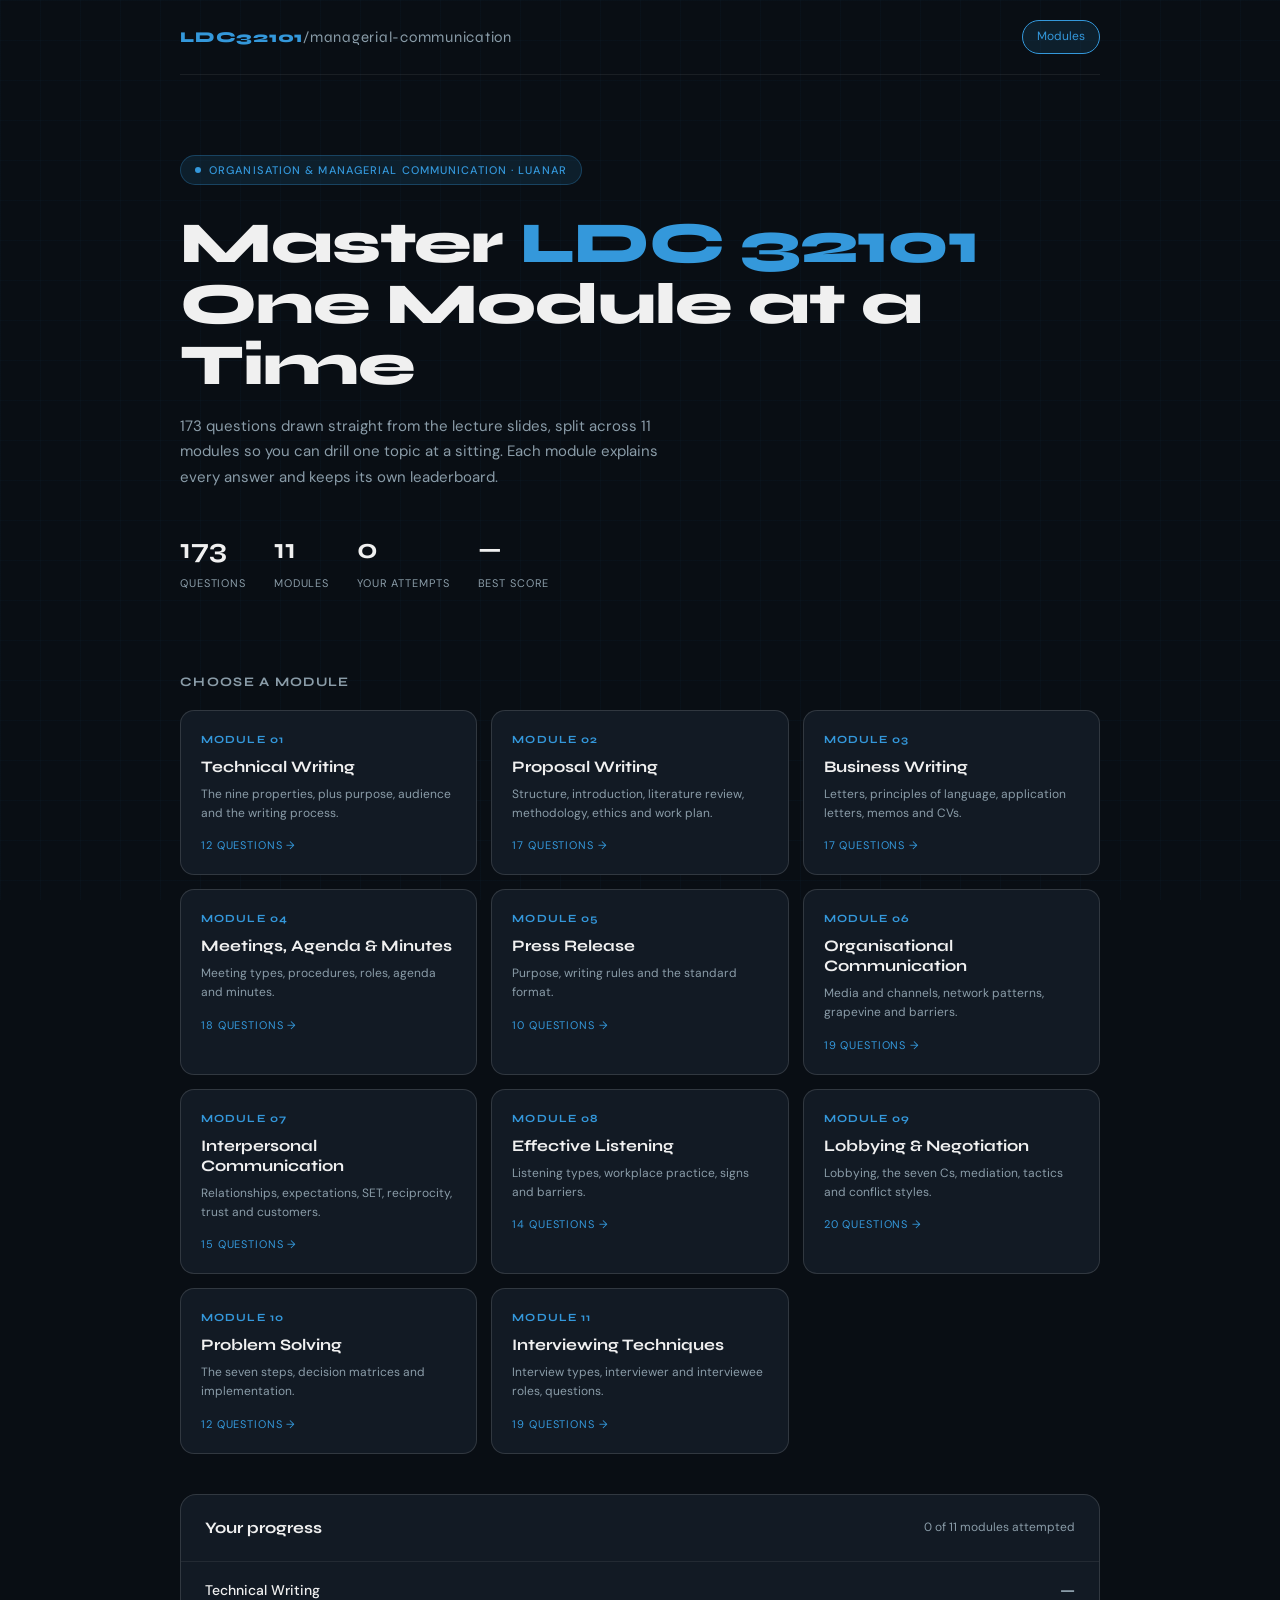
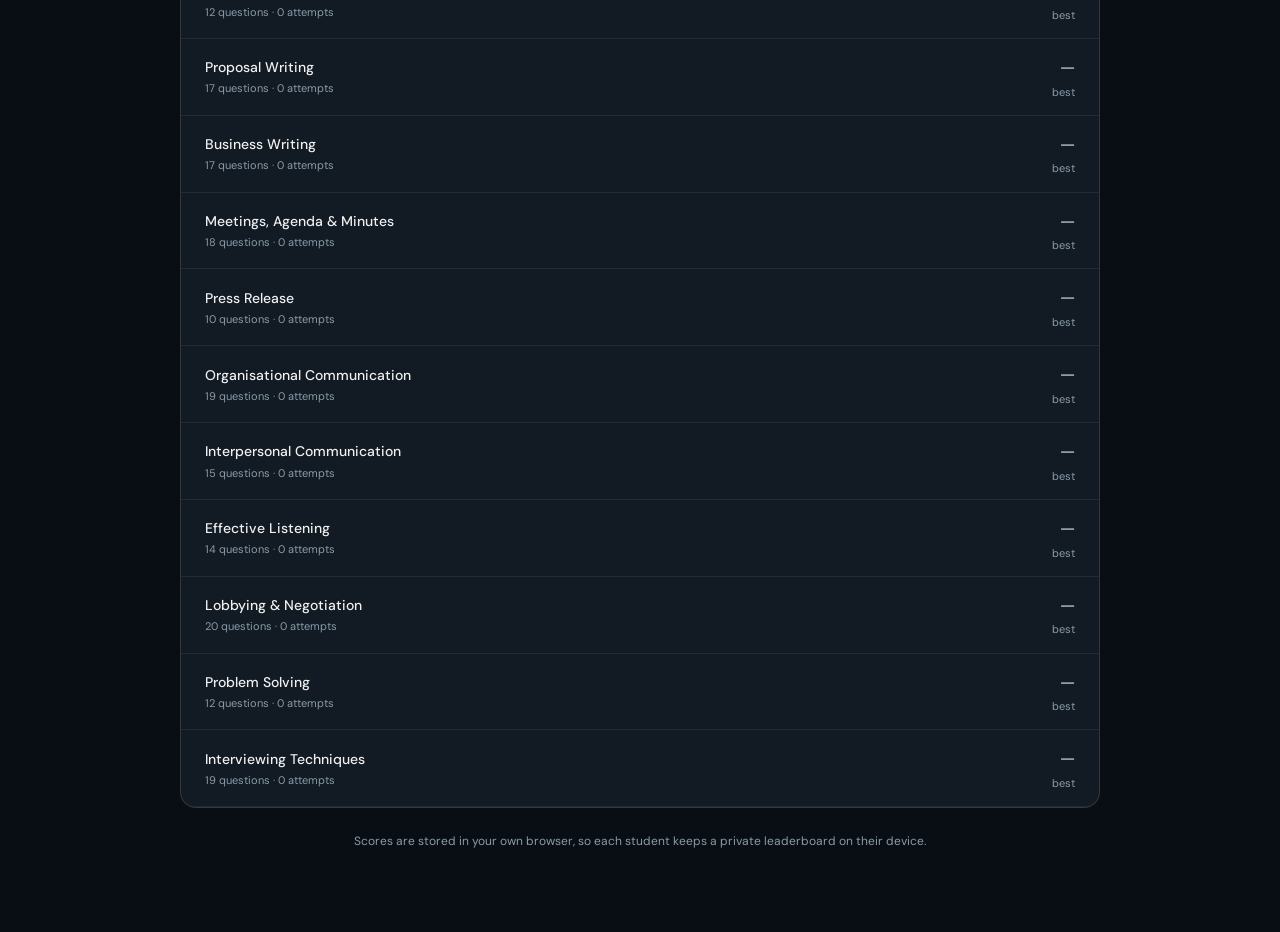
<file: index.html>
<!doctype html>
<html lang="en">
<head>
  <meta charset="UTF-8">
  <meta name="viewport" content="width=device-width, initial-scale=1.0">
  <meta http-equiv="refresh" content="0; url=LDC32101/index.html">
  <title>LDC 32101 Quiz</title>
  <script>
    window.location.replace('LDC32101/index.html');
  </script>
</head>
<body>
  <p>Loading the LDC 32101 quiz…</p>
  <p><a href="LDC32101/index.html">Open the quiz</a></p>
</body>
</html>
</file>
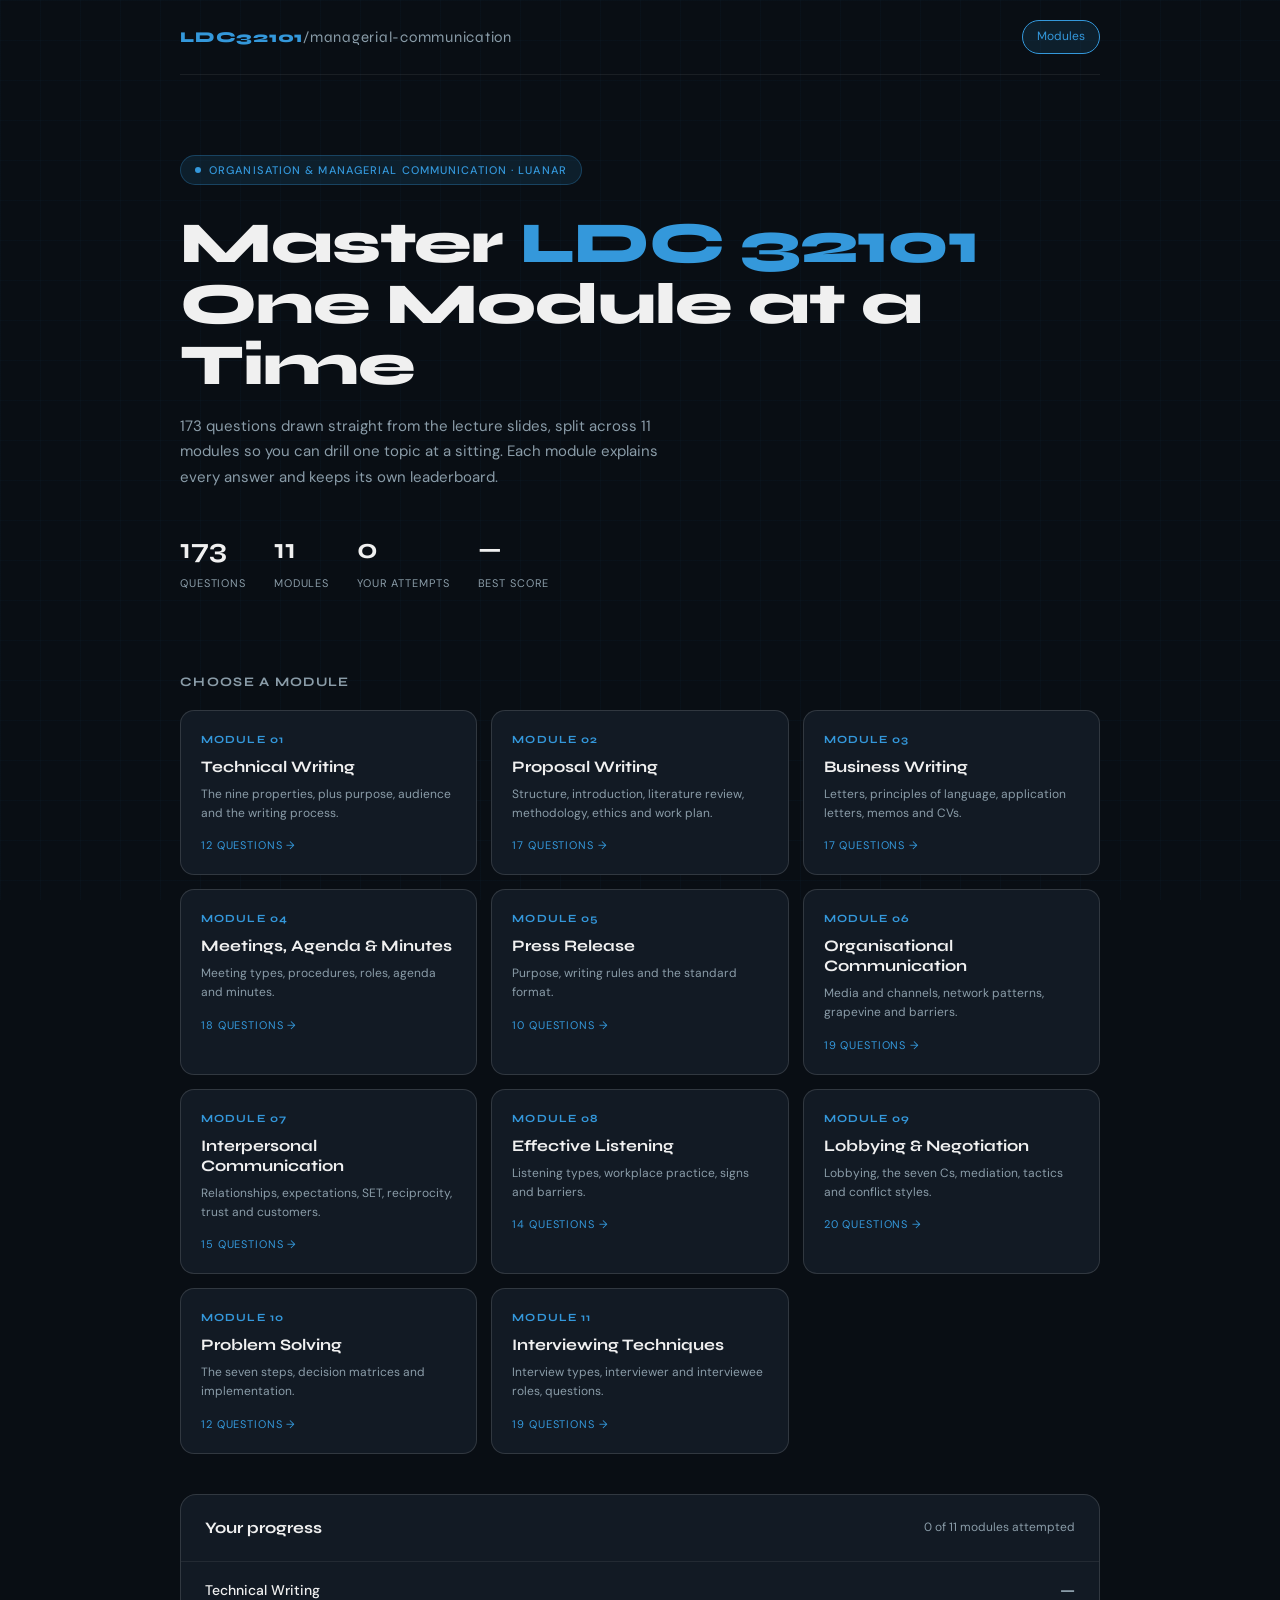
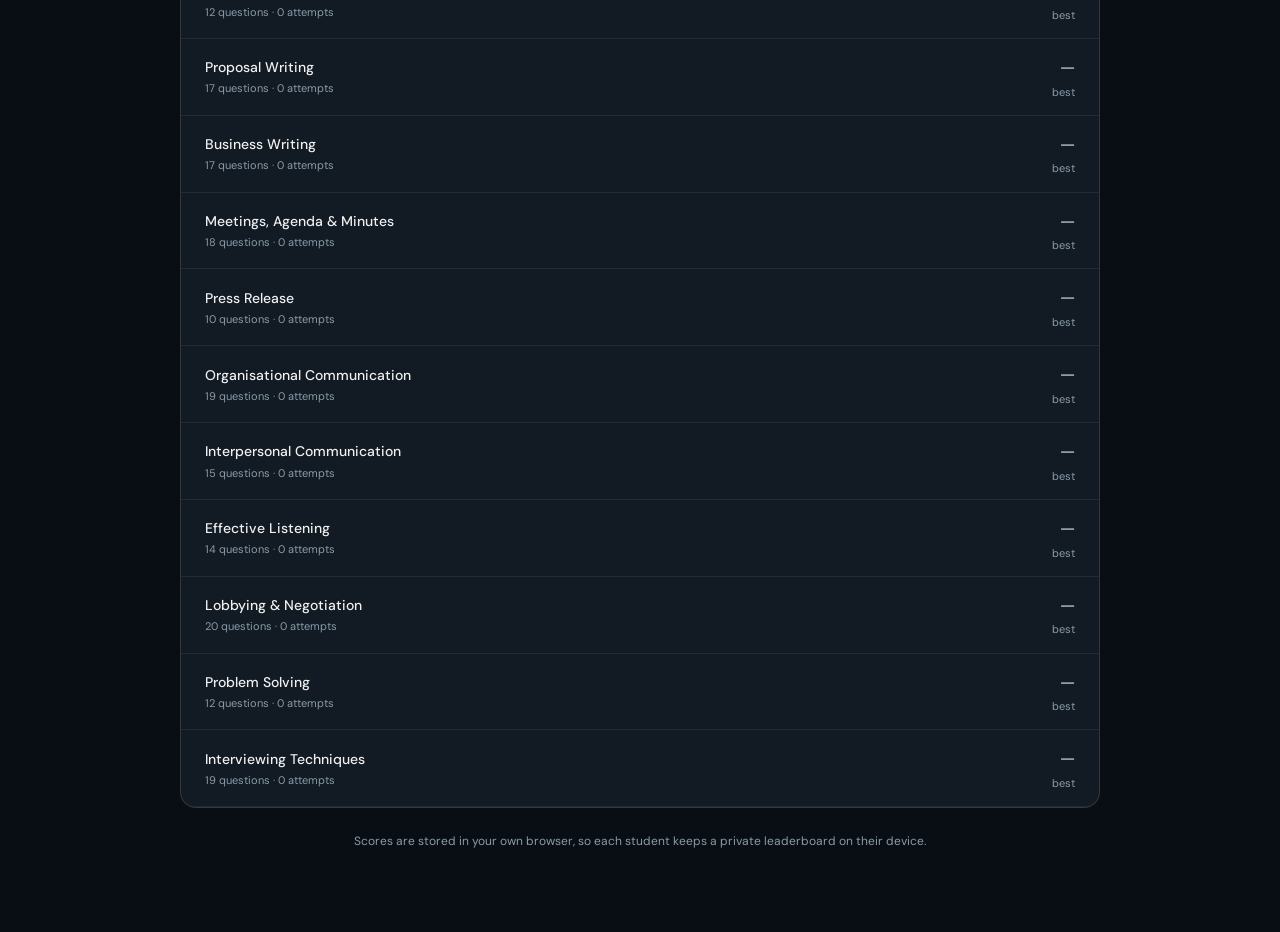
<file: LDC32101/index.html>
<!DOCTYPE html>
<html lang="en">
<head>
<meta charset="UTF-8">
<meta name="viewport" content="width=device-width, initial-scale=1.0">
<title>LDC 32101 — Organisation & Managerial Communication Quiz</title>
<link href="https://fonts.googleapis.com/css2?family=Syne:wght@400;600;700;800&family=DM+Sans:ital,wght@0,300;0,400;0,500;1,300&display=swap" rel="stylesheet">
<link rel="stylesheet" href="assets/style.css">
</head>
<body>
<div class="wrap wide">
  <nav>
    <div class="nav-logo">LDC32101<span>/managerial-communication</span></div>
    <div class="nav-links">
      <a class="nav-btn active" href="index.html">Modules</a>
    </div>
  </nav>

  <div class="hero">
    <div class="hero-tag">ORGANISATION &amp; MANAGERIAL COMMUNICATION · LUANAR</div>
    <h1>Master <em>LDC 32101</em><br>One Module at a Time</h1>
    <p class="hero-sub">173 questions drawn straight from the lecture slides, split across 11 modules so you can drill one topic at a sitting. Each module explains every answer and keeps its own leaderboard.</p>
    <div class="hero-stats">
      <div class="stat"><div class="stat-n">173</div><div class="stat-l">Questions</div></div>
      <div class="stat"><div class="stat-n">11</div><div class="stat-l">Modules</div></div>
      <div class="stat"><div class="stat-n" id="stat-attempts">0</div><div class="stat-l">Your attempts</div></div>
      <div class="stat"><div class="stat-n" id="stat-best">—</div><div class="stat-l">Best score</div></div>
    </div>
  </div>

  <h2 class="section-head">Choose a module</h2>
  <div class="module-grid">
      <a class="module-card" href="technical-writing.html">
        <div class="module-num">MODULE 01</div>
        <div class="module-title">Technical Writing</div>
        <div class="module-desc">The nine properties, plus purpose, audience and the writing process.</div>
        <div class="module-foot">12 questions →</div>
      </a>
      <a class="module-card" href="proposal-writing.html">
        <div class="module-num">MODULE 02</div>
        <div class="module-title">Proposal Writing</div>
        <div class="module-desc">Structure, introduction, literature review, methodology, ethics and work plan.</div>
        <div class="module-foot">17 questions →</div>
      </a>
      <a class="module-card" href="business-writing.html">
        <div class="module-num">MODULE 03</div>
        <div class="module-title">Business Writing</div>
        <div class="module-desc">Letters, principles of language, application letters, memos and CVs.</div>
        <div class="module-foot">17 questions →</div>
      </a>
      <a class="module-card" href="meetings.html">
        <div class="module-num">MODULE 04</div>
        <div class="module-title">Meetings, Agenda & Minutes</div>
        <div class="module-desc">Meeting types, procedures, roles, agenda and minutes.</div>
        <div class="module-foot">18 questions →</div>
      </a>
      <a class="module-card" href="press-release.html">
        <div class="module-num">MODULE 05</div>
        <div class="module-title">Press Release</div>
        <div class="module-desc">Purpose, writing rules and the standard format.</div>
        <div class="module-foot">10 questions →</div>
      </a>
      <a class="module-card" href="organisational-communication.html">
        <div class="module-num">MODULE 06</div>
        <div class="module-title">Organisational Communication</div>
        <div class="module-desc">Media and channels, network patterns, grapevine and barriers.</div>
        <div class="module-foot">19 questions →</div>
      </a>
      <a class="module-card" href="interpersonal-communication.html">
        <div class="module-num">MODULE 07</div>
        <div class="module-title">Interpersonal Communication</div>
        <div class="module-desc">Relationships, expectations, SET, reciprocity, trust and customers.</div>
        <div class="module-foot">15 questions →</div>
      </a>
      <a class="module-card" href="listening.html">
        <div class="module-num">MODULE 08</div>
        <div class="module-title">Effective Listening</div>
        <div class="module-desc">Listening types, workplace practice, signs and barriers.</div>
        <div class="module-foot">14 questions →</div>
      </a>
      <a class="module-card" href="lobbying-negotiation.html">
        <div class="module-num">MODULE 09</div>
        <div class="module-title">Lobbying & Negotiation</div>
        <div class="module-desc">Lobbying, the seven Cs, mediation, tactics and conflict styles.</div>
        <div class="module-foot">20 questions →</div>
      </a>
      <a class="module-card" href="problem-solving.html">
        <div class="module-num">MODULE 10</div>
        <div class="module-title">Problem Solving</div>
        <div class="module-desc">The seven steps, decision matrices and implementation.</div>
        <div class="module-foot">12 questions →</div>
      </a>
      <a class="module-card" href="interviews.html">
        <div class="module-num">MODULE 11</div>
        <div class="module-title">Interviewing Techniques</div>
        <div class="module-desc">Interview types, interviewer and interviewee roles, questions.</div>
        <div class="module-foot">19 questions →</div>
      </a>
  </div>

  <div class="lb-card">
    <div class="lb-header"><h3>Your progress</h3><span class="text-muted" style="font-size:12px" id="prog-count"></span></div>
    <div id="prog-rows"></div>
  </div>

  <p class="text-muted" style="font-size:12px;text-align:center">
    Scores are stored in your own browser, so each student keeps a private leaderboard on their device.
  </p>
</div>

<script>
const MODULES = [{"slug": "technical-writing", "title": "Technical Writing", "count": 12}, {"slug": "proposal-writing", "title": "Proposal Writing", "count": 17}, {"slug": "business-writing", "title": "Business Writing", "count": 17}, {"slug": "meetings", "title": "Meetings, Agenda & Minutes", "count": 18}, {"slug": "press-release", "title": "Press Release", "count": 10}, {"slug": "organisational-communication", "title": "Organisational Communication", "count": 19}, {"slug": "interpersonal-communication", "title": "Interpersonal Communication", "count": 15}, {"slug": "listening", "title": "Effective Listening", "count": 14}, {"slug": "lobbying-negotiation", "title": "Lobbying & Negotiation", "count": 20}, {"slug": "problem-solving", "title": "Problem Solving", "count": 12}, {"slug": "interviews", "title": "Interviewing Techniques", "count": 19}];
const rows = document.getElementById('prog-rows');
let attempts = 0, best = 0, done = 0;

rows.innerHTML = MODULES.map(m => {
  let lb = [];
  try { lb = JSON.parse(localStorage.getItem('ldc32101_lb_' + m.slug)) || []; } catch (e) {}
  attempts += lb.length;
  const top = lb.length ? Math.max(...lb.map(e => e.pct)) : null;
  if (top !== null) { done++; if (top > best) best = top; }
  const colour = top === null ? 'var(--muted)' : (top >= 75 ? 'var(--green)' : top >= 60 ? 'var(--amber)' : 'var(--red)');
  return `<div class="lb-row">
    <div class="lb-info">
      <div class="lb-name"><a href="${m.slug}.html" style="color:inherit;text-decoration:none">${m.title}</a></div>
      <div class="lb-meta">${m.count} questions · ${lb.length} attempt${lb.length !== 1 ? 's' : ''}</div>
    </div>
    <div class="lb-score-wrap">
      <div class="lb-score" style="color:${colour}">${top === null ? '—' : top + '%'}</div>
      <div class="lb-pct">best</div>
    </div>
  </div>`;
}).join('');

document.getElementById('stat-attempts').textContent = attempts;
document.getElementById('stat-best').textContent = best ? best + '%' : '—';
document.getElementById('prog-count').textContent = done + ' of ' + MODULES.length + ' modules attempted';
</script>
</body>
</html>
</file>
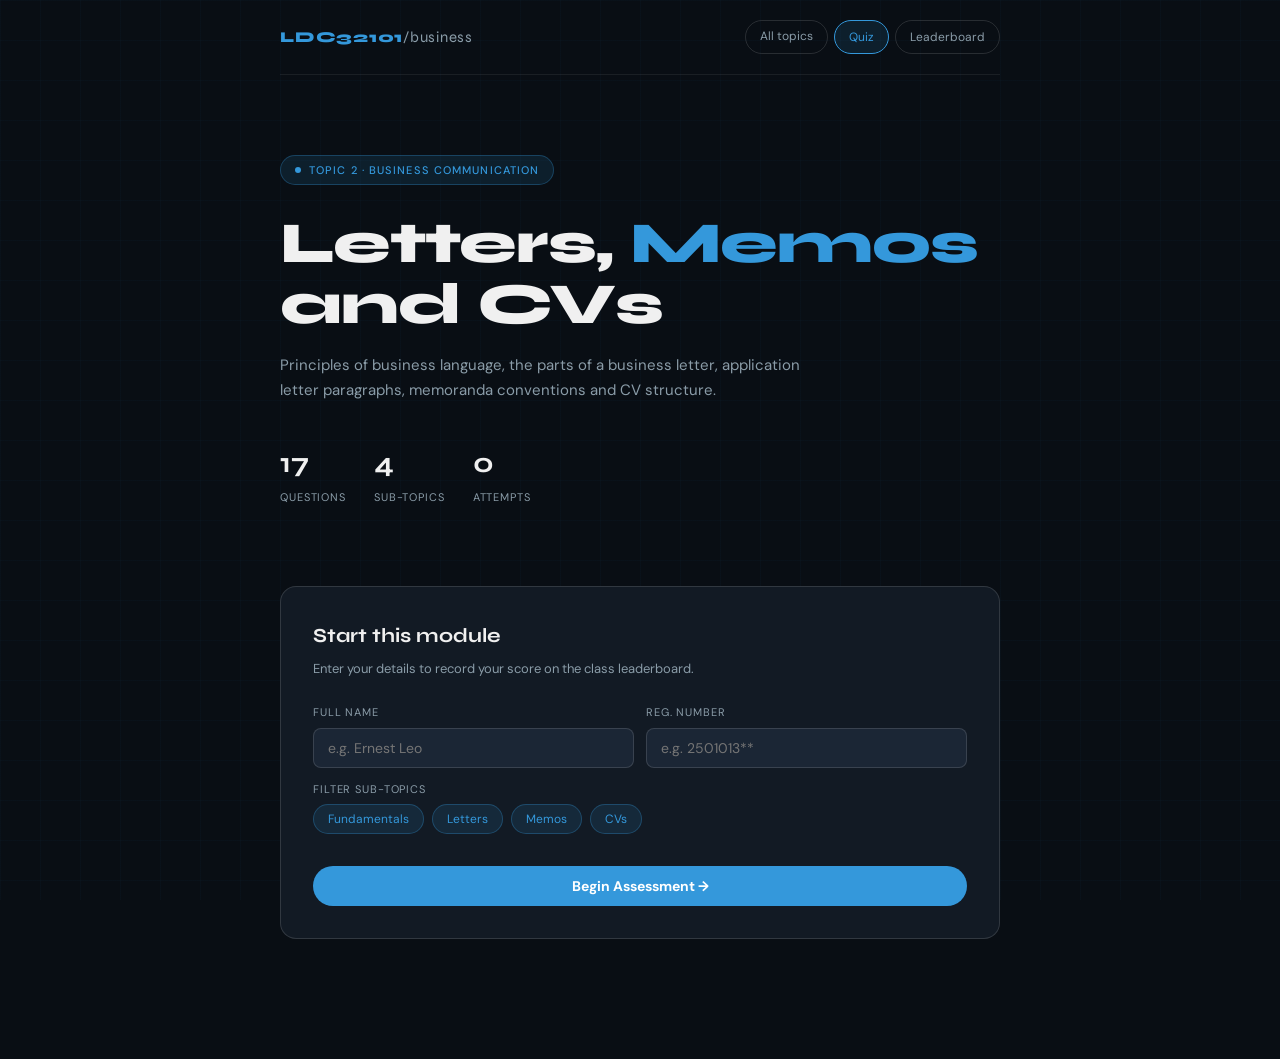
<file: LDC32101/business-writing.html>
<!DOCTYPE html>
<html lang="en">
<head>
<meta charset="UTF-8">
<meta name="viewport" content="width=device-width, initial-scale=1.0">
<title>Business Writing — LDC 32101</title>
<link href="https://fonts.googleapis.com/css2?family=Syne:wght@400;600;700;800&family=DM+Sans:ital,wght@0,300;0,400;0,500;1,300&display=swap" rel="stylesheet">
<link rel="stylesheet" href="assets/style.css">
</head>
<body>
<script>
window.QUIZ_META = {
  "slug": "business-writing",
  "slugLabel": "business",
  "title": "Business Writing",
  "tag": "TOPIC 2 · BUSINESS COMMUNICATION",
  "heading": "Letters, <em>Memos</em><br>and CVs",
  "blurb": "Principles of business language, the parts of a business letter, application letter paragraphs, memoranda conventions and CV structure."
};
</script>
<script src="data/business-writing.js"></script>
<script src="assets/quiz.js"></script>
</body>
</html>
</file>
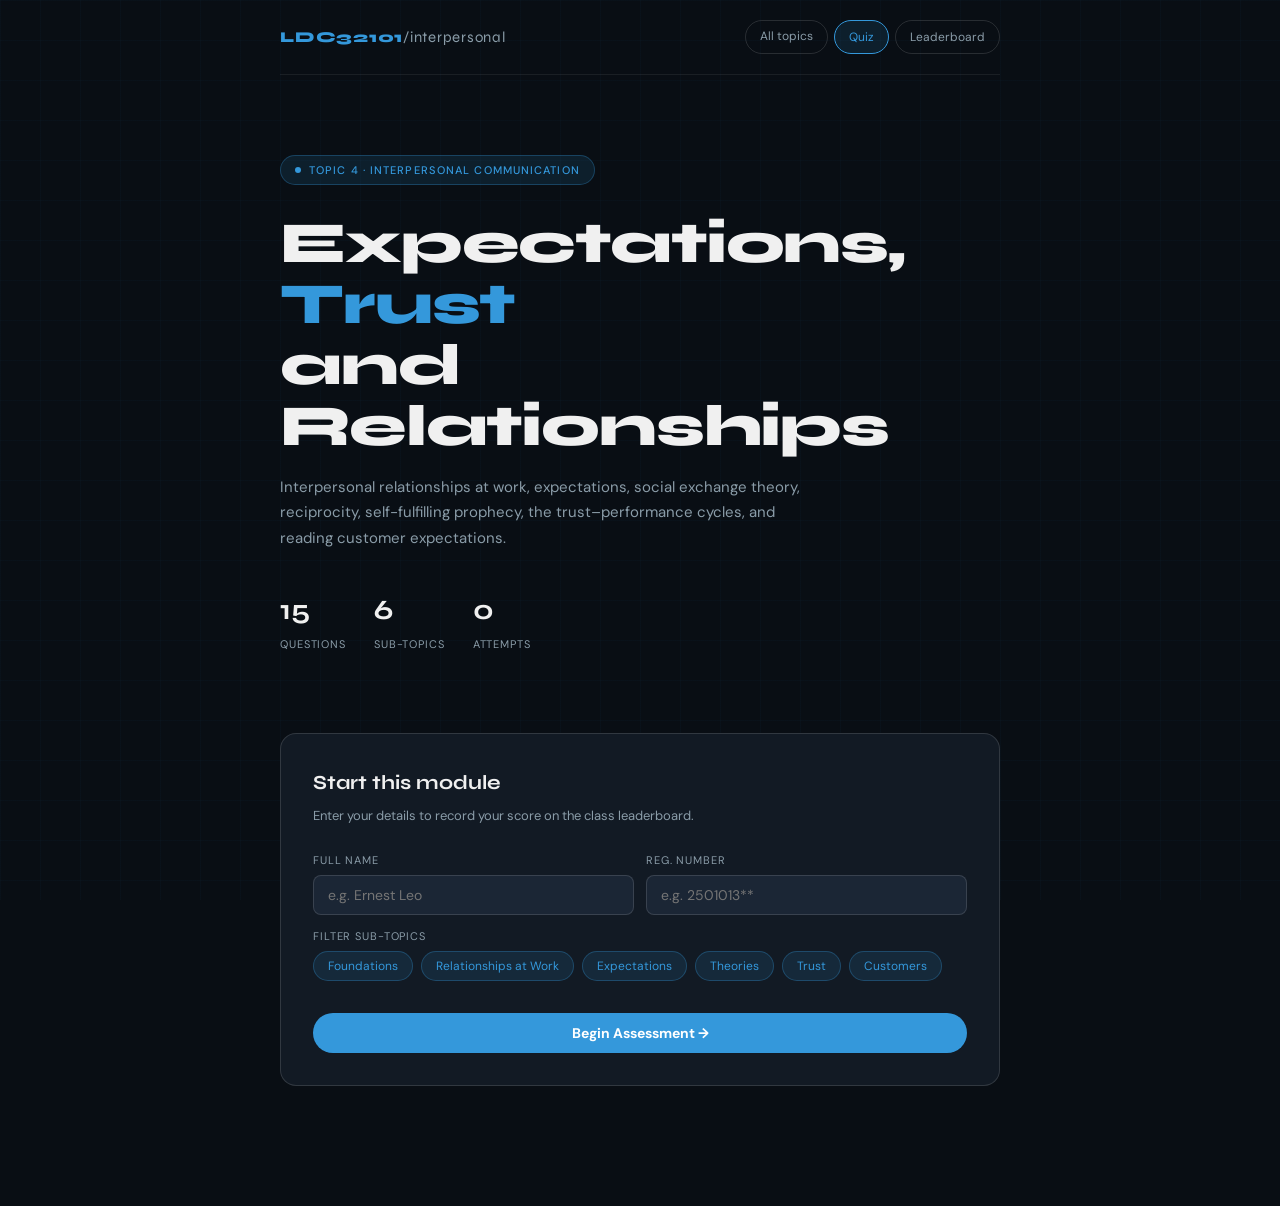
<file: LDC32101/interpersonal-communication.html>
<!DOCTYPE html>
<html lang="en">
<head>
<meta charset="UTF-8">
<meta name="viewport" content="width=device-width, initial-scale=1.0">
<title>Interpersonal Communication — LDC 32101</title>
<link href="https://fonts.googleapis.com/css2?family=Syne:wght@400;600;700;800&family=DM+Sans:ital,wght@0,300;0,400;0,500;1,300&display=swap" rel="stylesheet">
<link rel="stylesheet" href="assets/style.css">
</head>
<body>
<script>
window.QUIZ_META = {
  "slug": "interpersonal-communication",
  "slugLabel": "interpersonal",
  "title": "Interpersonal Communication",
  "tag": "TOPIC 4 · INTERPERSONAL COMMUNICATION",
  "heading": "Expectations, <em>Trust</em><br>and Relationships",
  "blurb": "Interpersonal relationships at work, expectations, social exchange theory, reciprocity, self-fulfilling prophecy, the trust–performance cycles, and reading customer expectations."
};
</script>
<script src="data/interpersonal-communication.js"></script>
<script src="assets/quiz.js"></script>
</body>
</html>
</file>
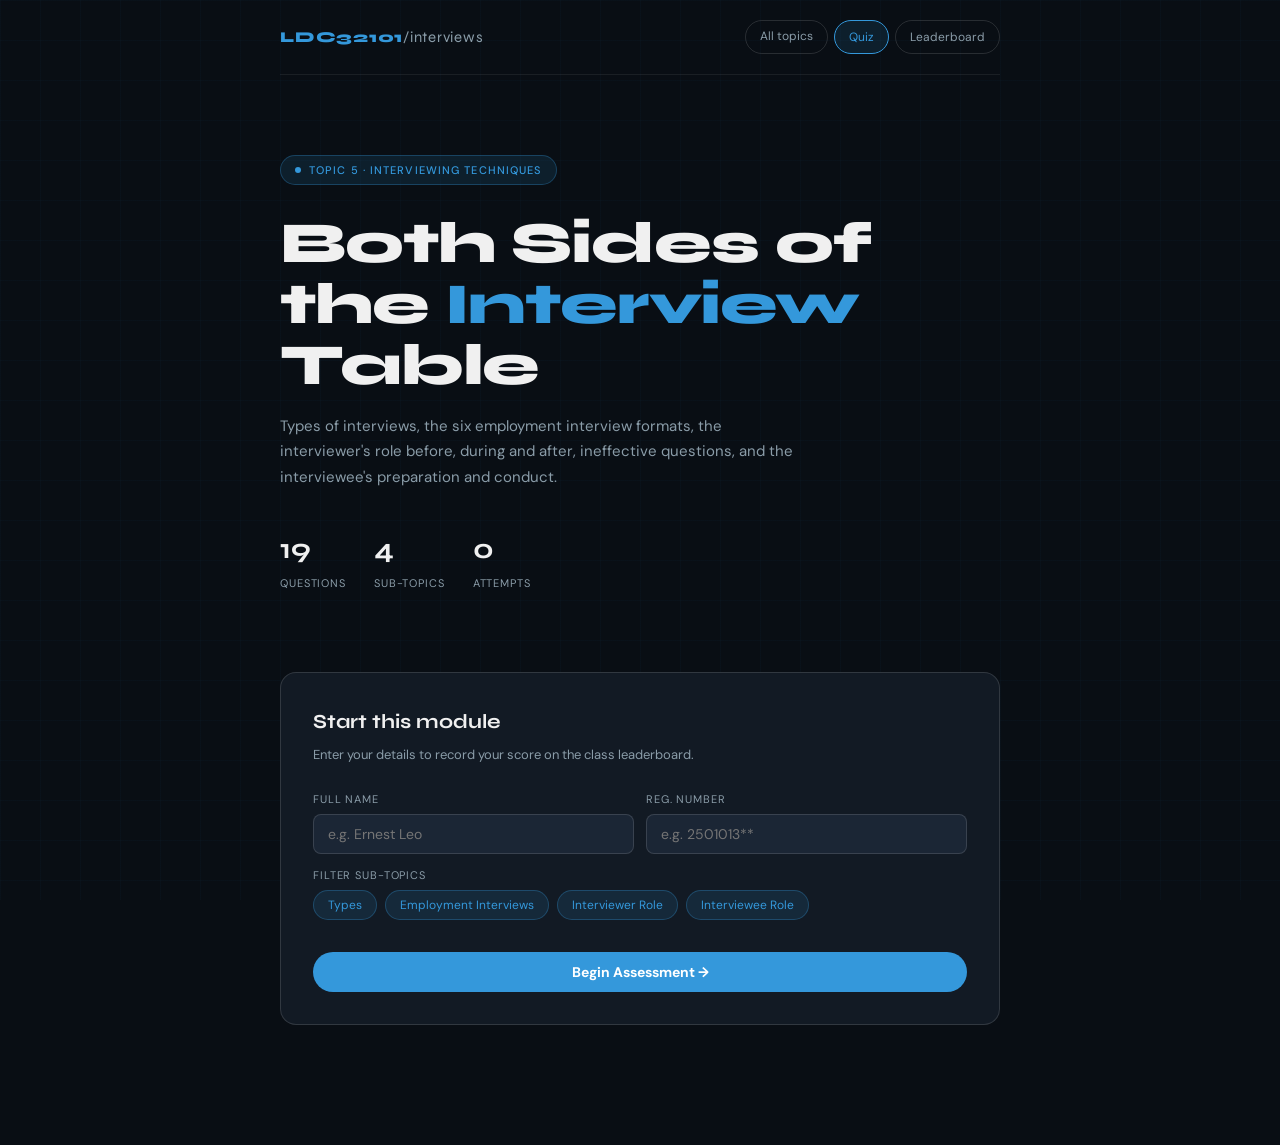
<file: LDC32101/interviews.html>
<!DOCTYPE html>
<html lang="en">
<head>
<meta charset="UTF-8">
<meta name="viewport" content="width=device-width, initial-scale=1.0">
<title>Interviewing Techniques — LDC 32101</title>
<link href="https://fonts.googleapis.com/css2?family=Syne:wght@400;600;700;800&family=DM+Sans:ital,wght@0,300;0,400;0,500;1,300&display=swap" rel="stylesheet">
<link rel="stylesheet" href="assets/style.css">
</head>
<body>
<script>
window.QUIZ_META = {
  "slug": "interviews",
  "slugLabel": "interviews",
  "title": "Interviewing Techniques",
  "tag": "TOPIC 5 · INTERVIEWING TECHNIQUES",
  "heading": "Both Sides of the <em>Interview</em><br>Table",
  "blurb": "Types of interviews, the six employment interview formats, the interviewer's role before, during and after, ineffective questions, and the interviewee's preparation and conduct."
};
</script>
<script src="data/interviews.js"></script>
<script src="assets/quiz.js"></script>
</body>
</html>
</file>
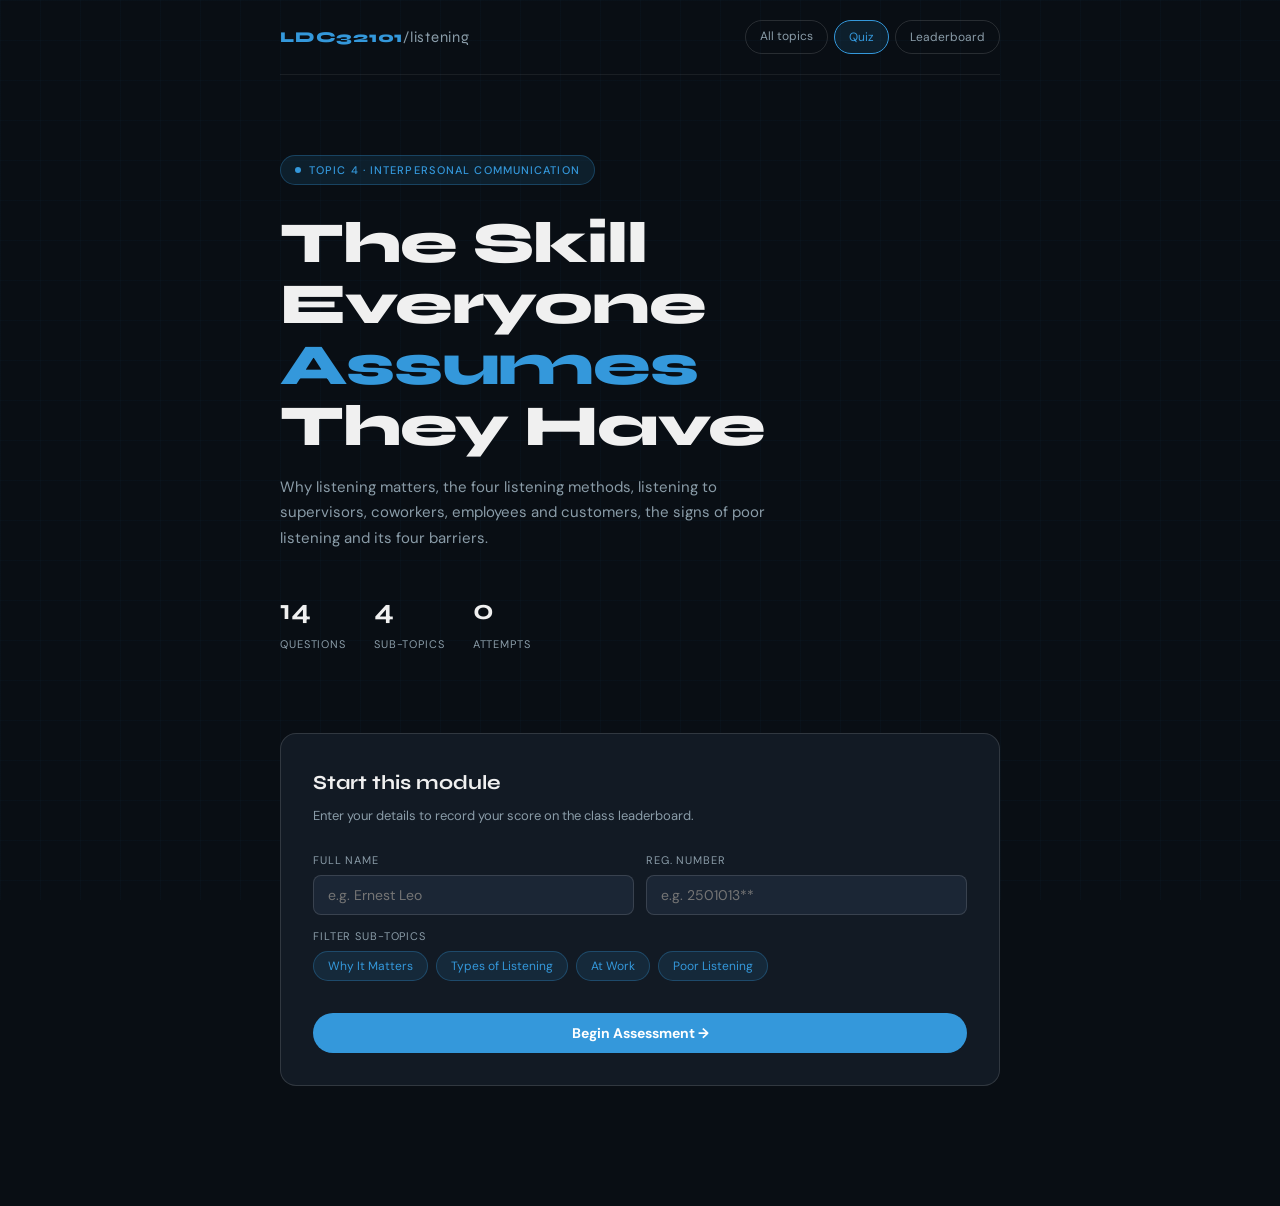
<file: LDC32101/listening.html>
<!DOCTYPE html>
<html lang="en">
<head>
<meta charset="UTF-8">
<meta name="viewport" content="width=device-width, initial-scale=1.0">
<title>Effective Listening — LDC 32101</title>
<link href="https://fonts.googleapis.com/css2?family=Syne:wght@400;600;700;800&family=DM+Sans:ital,wght@0,300;0,400;0,500;1,300&display=swap" rel="stylesheet">
<link rel="stylesheet" href="assets/style.css">
</head>
<body>
<script>
window.QUIZ_META = {
  "slug": "listening",
  "slugLabel": "listening",
  "title": "Effective Listening",
  "tag": "TOPIC 4 · INTERPERSONAL COMMUNICATION",
  "heading": "The Skill Everyone <em>Assumes</em><br>They Have",
  "blurb": "Why listening matters, the four listening methods, listening to supervisors, coworkers, employees and customers, the signs of poor listening and its four barriers."
};
</script>
<script src="data/listening.js"></script>
<script src="assets/quiz.js"></script>
</body>
</html>
</file>
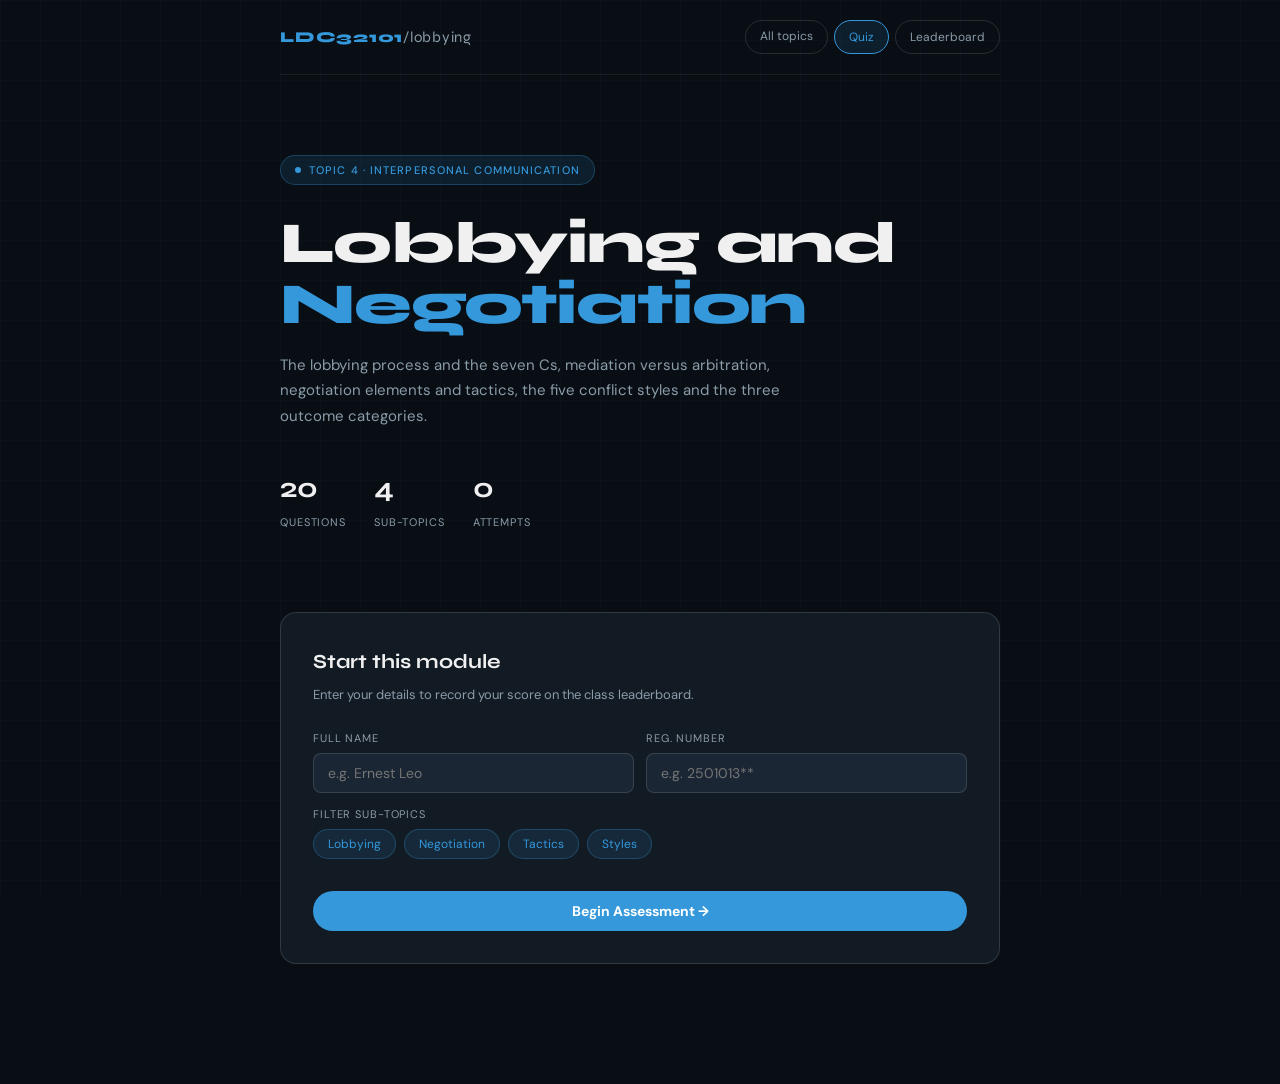
<file: LDC32101/lobbying-negotiation.html>
<!DOCTYPE html>
<html lang="en">
<head>
<meta charset="UTF-8">
<meta name="viewport" content="width=device-width, initial-scale=1.0">
<title>Lobbying & Negotiation — LDC 32101</title>
<link href="https://fonts.googleapis.com/css2?family=Syne:wght@400;600;700;800&family=DM+Sans:ital,wght@0,300;0,400;0,500;1,300&display=swap" rel="stylesheet">
<link rel="stylesheet" href="assets/style.css">
</head>
<body>
<script>
window.QUIZ_META = {
  "slug": "lobbying-negotiation",
  "slugLabel": "lobbying",
  "title": "Lobbying & Negotiation",
  "tag": "TOPIC 4 · INTERPERSONAL COMMUNICATION",
  "heading": "Lobbying and <em>Negotiation</em>",
  "blurb": "The lobbying process and the seven Cs, mediation versus arbitration, negotiation elements and tactics, the five conflict styles and the three outcome categories."
};
</script>
<script src="data/lobbying-negotiation.js"></script>
<script src="assets/quiz.js"></script>
</body>
</html>
</file>
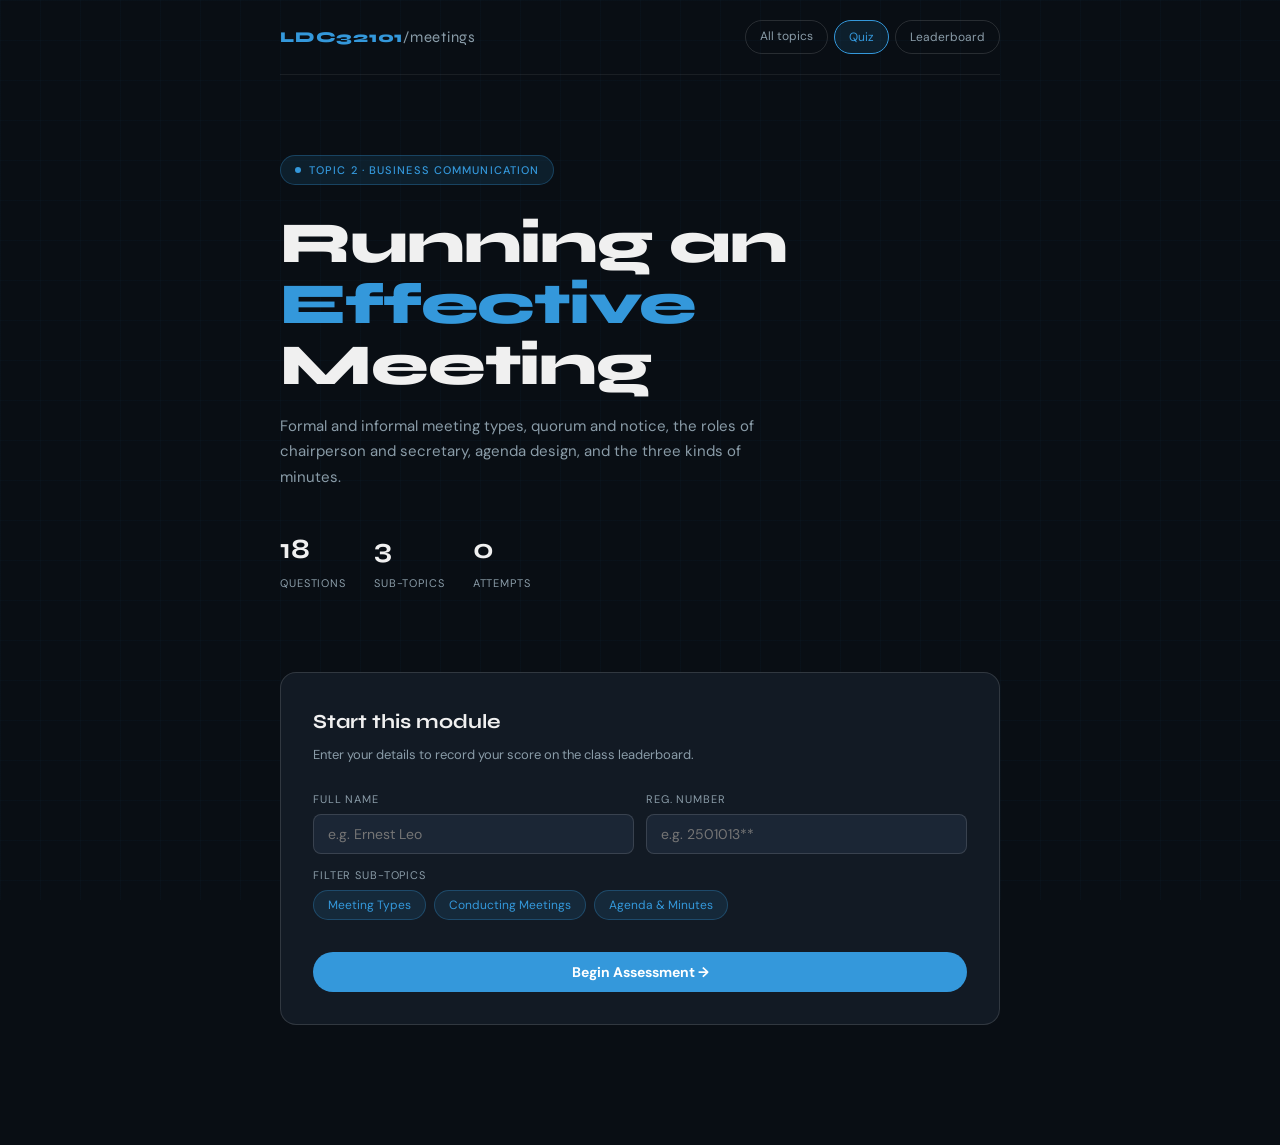
<file: LDC32101/meetings.html>
<!DOCTYPE html>
<html lang="en">
<head>
<meta charset="UTF-8">
<meta name="viewport" content="width=device-width, initial-scale=1.0">
<title>Meetings, Agenda & Minutes — LDC 32101</title>
<link href="https://fonts.googleapis.com/css2?family=Syne:wght@400;600;700;800&family=DM+Sans:ital,wght@0,300;0,400;0,500;1,300&display=swap" rel="stylesheet">
<link rel="stylesheet" href="assets/style.css">
</head>
<body>
<script>
window.QUIZ_META = {
  "slug": "meetings",
  "slugLabel": "meetings",
  "title": "Meetings, Agenda & Minutes",
  "tag": "TOPIC 2 · BUSINESS COMMUNICATION",
  "heading": "Running an <em>Effective</em><br>Meeting",
  "blurb": "Formal and informal meeting types, quorum and notice, the roles of chairperson and secretary, agenda design, and the three kinds of minutes."
};
</script>
<script src="data/meetings.js"></script>
<script src="assets/quiz.js"></script>
</body>
</html>
</file>
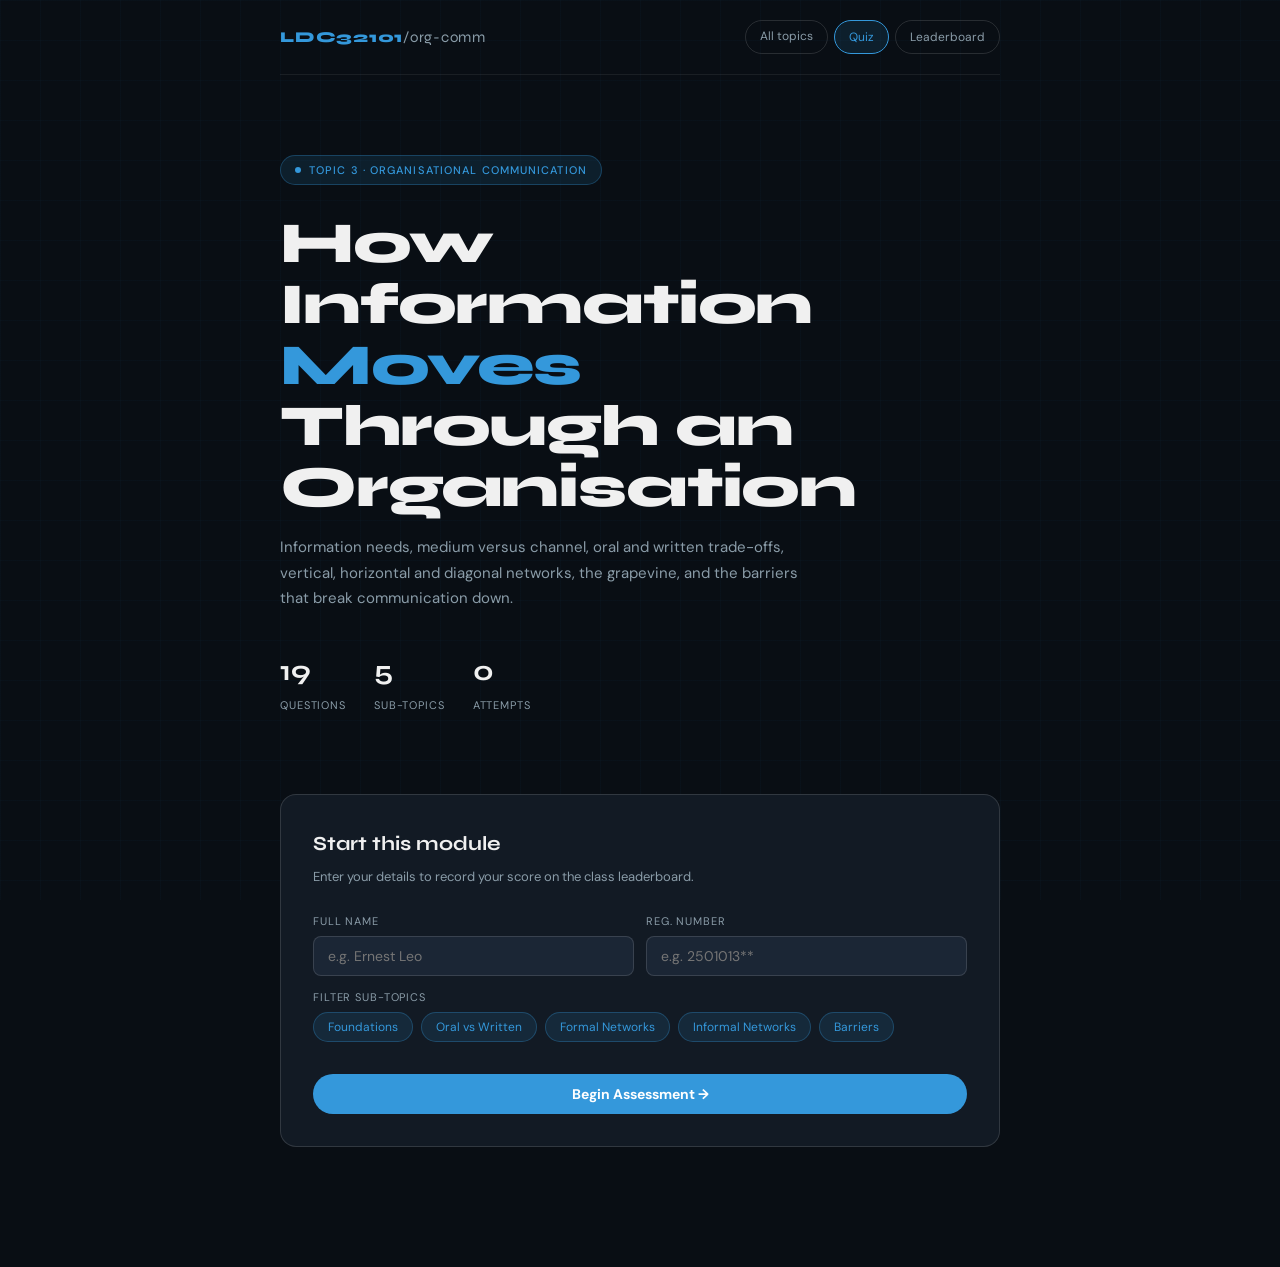
<file: LDC32101/organisational-communication.html>
<!DOCTYPE html>
<html lang="en">
<head>
<meta charset="UTF-8">
<meta name="viewport" content="width=device-width, initial-scale=1.0">
<title>Organisational Communication — LDC 32101</title>
<link href="https://fonts.googleapis.com/css2?family=Syne:wght@400;600;700;800&family=DM+Sans:ital,wght@0,300;0,400;0,500;1,300&display=swap" rel="stylesheet">
<link rel="stylesheet" href="assets/style.css">
</head>
<body>
<script>
window.QUIZ_META = {
  "slug": "organisational-communication",
  "slugLabel": "org-comm",
  "title": "Organisational Communication",
  "tag": "TOPIC 3 · ORGANISATIONAL COMMUNICATION",
  "heading": "How Information <em>Moves</em><br>Through an Organisation",
  "blurb": "Information needs, medium versus channel, oral and written trade-offs, vertical, horizontal and diagonal networks, the grapevine, and the barriers that break communication down."
};
</script>
<script src="data/organisational-communication.js"></script>
<script src="assets/quiz.js"></script>
</body>
</html>
</file>
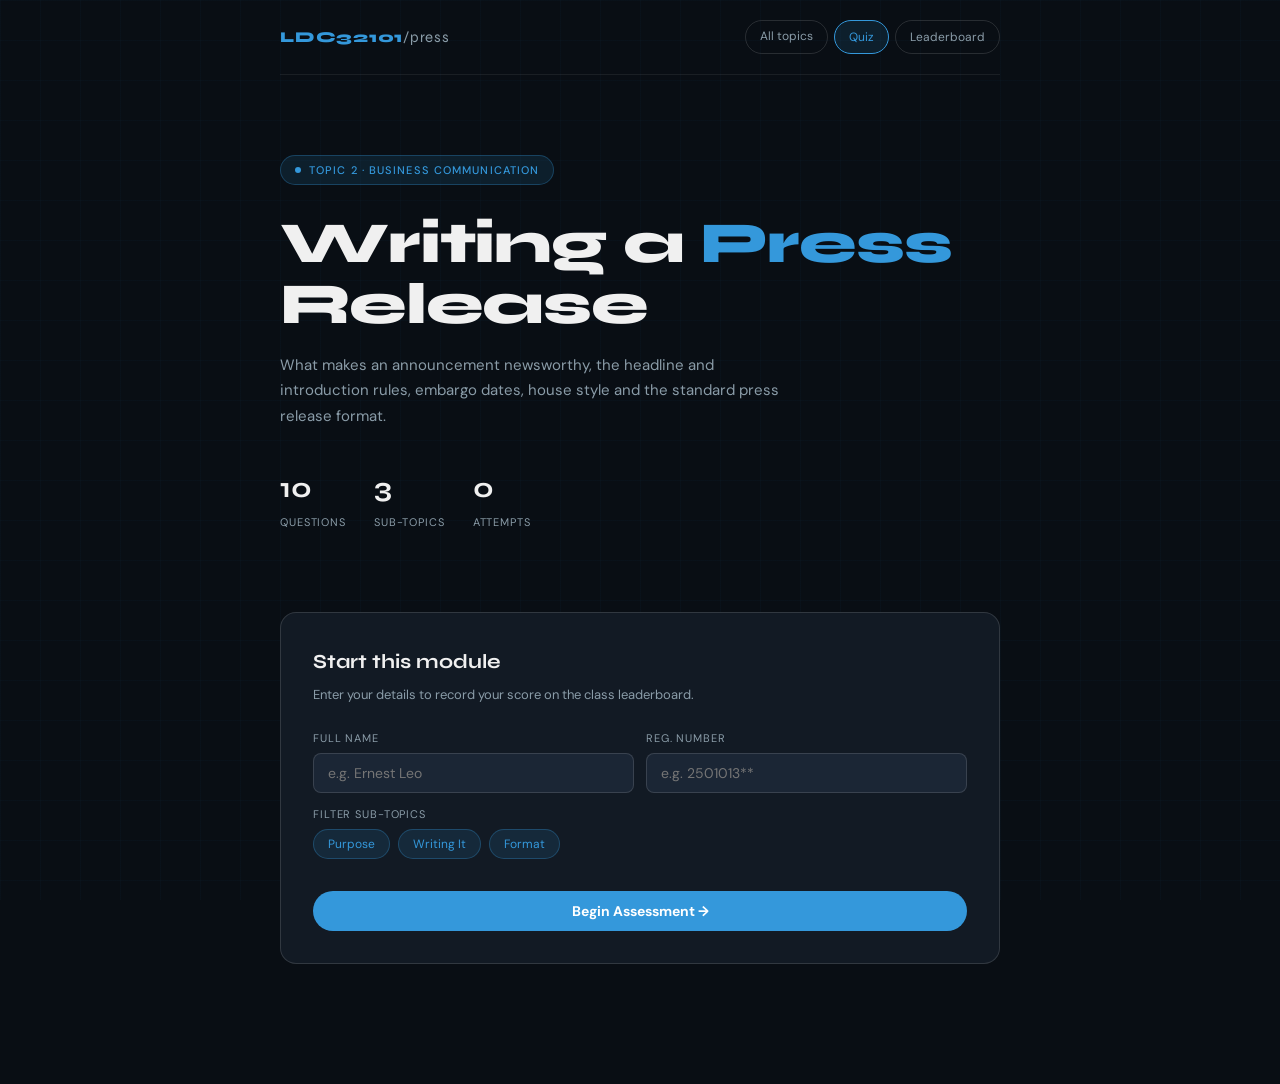
<file: LDC32101/press-release.html>
<!DOCTYPE html>
<html lang="en">
<head>
<meta charset="UTF-8">
<meta name="viewport" content="width=device-width, initial-scale=1.0">
<title>Press Release — LDC 32101</title>
<link href="https://fonts.googleapis.com/css2?family=Syne:wght@400;600;700;800&family=DM+Sans:ital,wght@0,300;0,400;0,500;1,300&display=swap" rel="stylesheet">
<link rel="stylesheet" href="assets/style.css">
</head>
<body>
<script>
window.QUIZ_META = {
  "slug": "press-release",
  "slugLabel": "press",
  "title": "Press Release",
  "tag": "TOPIC 2 · BUSINESS COMMUNICATION",
  "heading": "Writing a <em>Press</em><br>Release",
  "blurb": "What makes an announcement newsworthy, the headline and introduction rules, embargo dates, house style and the standard press release format."
};
</script>
<script src="data/press-release.js"></script>
<script src="assets/quiz.js"></script>
</body>
</html>
</file>
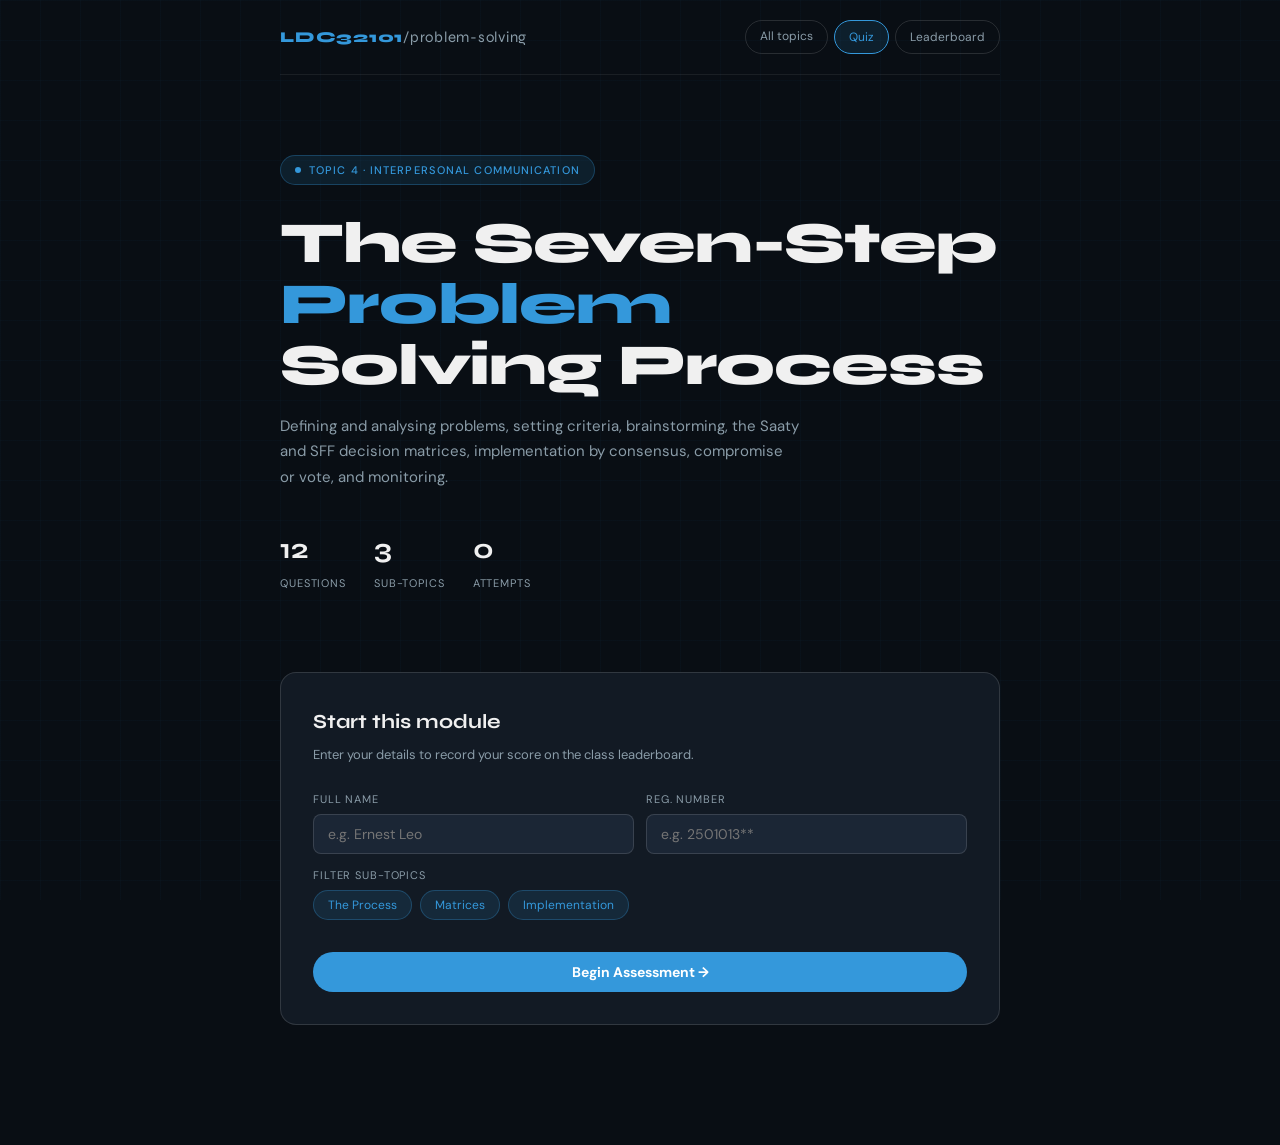
<file: LDC32101/problem-solving.html>
<!DOCTYPE html>
<html lang="en">
<head>
<meta charset="UTF-8">
<meta name="viewport" content="width=device-width, initial-scale=1.0">
<title>Problem Solving — LDC 32101</title>
<link href="https://fonts.googleapis.com/css2?family=Syne:wght@400;600;700;800&family=DM+Sans:ital,wght@0,300;0,400;0,500;1,300&display=swap" rel="stylesheet">
<link rel="stylesheet" href="assets/style.css">
</head>
<body>
<script>
window.QUIZ_META = {
  "slug": "problem-solving",
  "slugLabel": "problem-solving",
  "title": "Problem Solving",
  "tag": "TOPIC 4 · INTERPERSONAL COMMUNICATION",
  "heading": "The Seven-Step <em>Problem</em><br>Solving Process",
  "blurb": "Defining and analysing problems, setting criteria, brainstorming, the Saaty and SFF decision matrices, implementation by consensus, compromise or vote, and monitoring."
};
</script>
<script src="data/problem-solving.js"></script>
<script src="assets/quiz.js"></script>
</body>
</html>
</file>
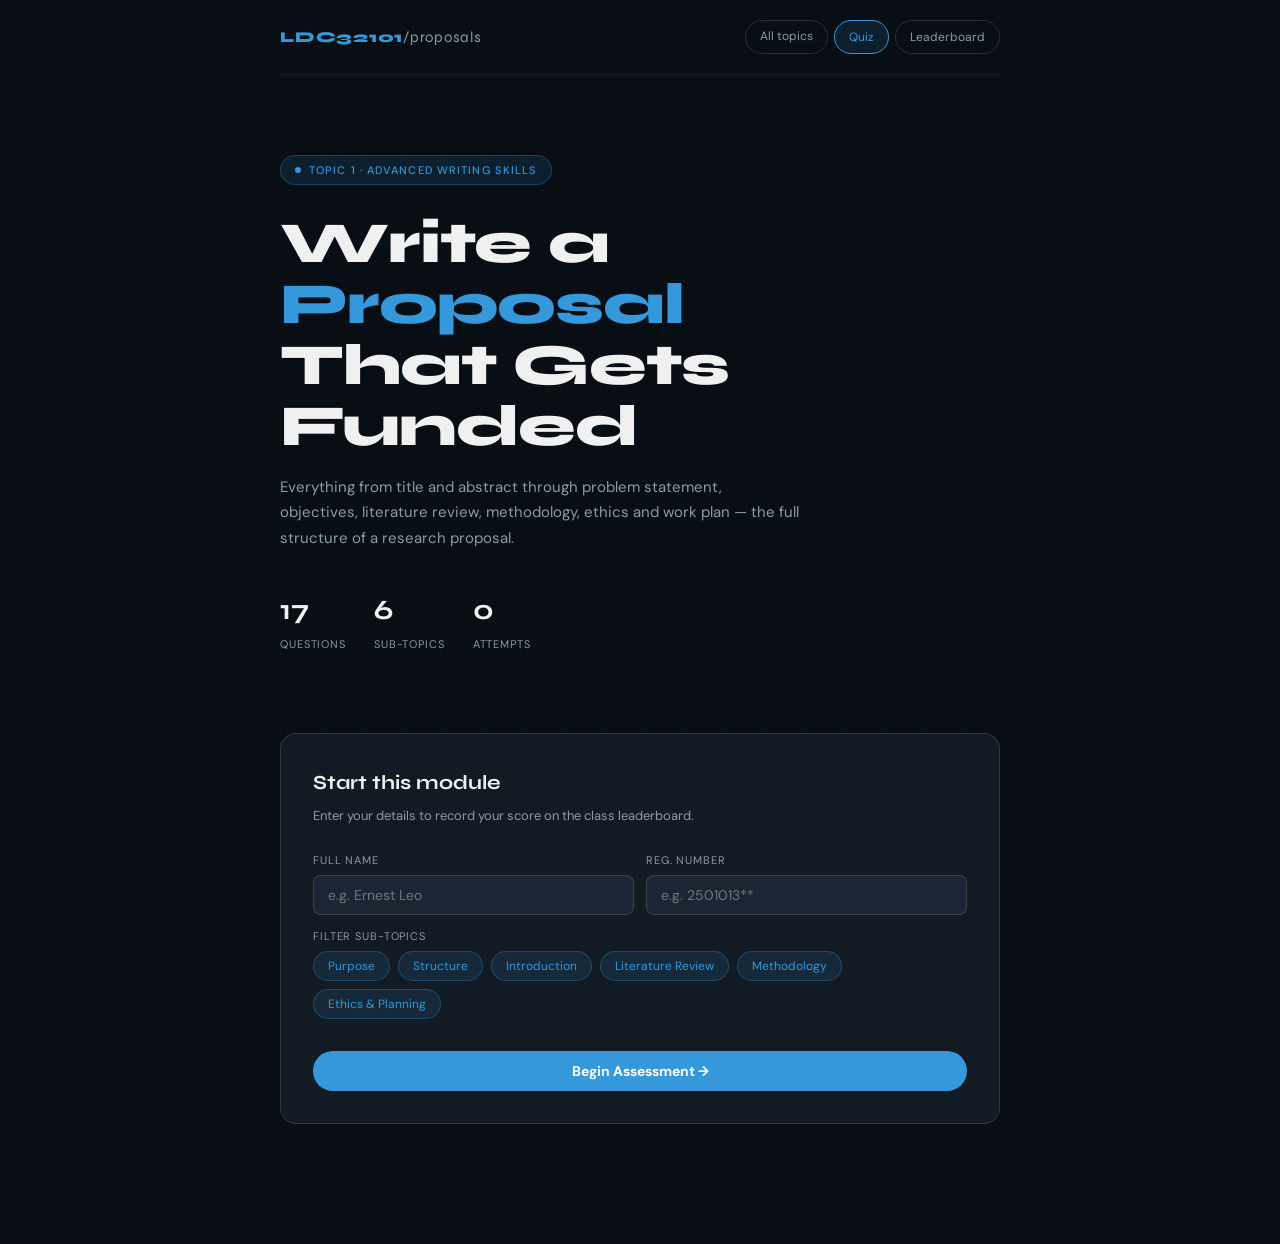
<file: LDC32101/proposal-writing.html>
<!DOCTYPE html>
<html lang="en">
<head>
<meta charset="UTF-8">
<meta name="viewport" content="width=device-width, initial-scale=1.0">
<title>Proposal Writing — LDC 32101</title>
<link href="https://fonts.googleapis.com/css2?family=Syne:wght@400;600;700;800&family=DM+Sans:ital,wght@0,300;0,400;0,500;1,300&display=swap" rel="stylesheet">
<link rel="stylesheet" href="assets/style.css">
</head>
<body>
<script>
window.QUIZ_META = {
  "slug": "proposal-writing",
  "slugLabel": "proposals",
  "title": "Proposal Writing",
  "tag": "TOPIC 1 · ADVANCED WRITING SKILLS",
  "heading": "Write a <em>Proposal</em><br>That Gets Funded",
  "blurb": "Everything from title and abstract through problem statement, objectives, literature review, methodology, ethics and work plan — the full structure of a research proposal."
};
</script>
<script src="data/proposal-writing.js"></script>
<script src="assets/quiz.js"></script>
</body>
</html>
</file>
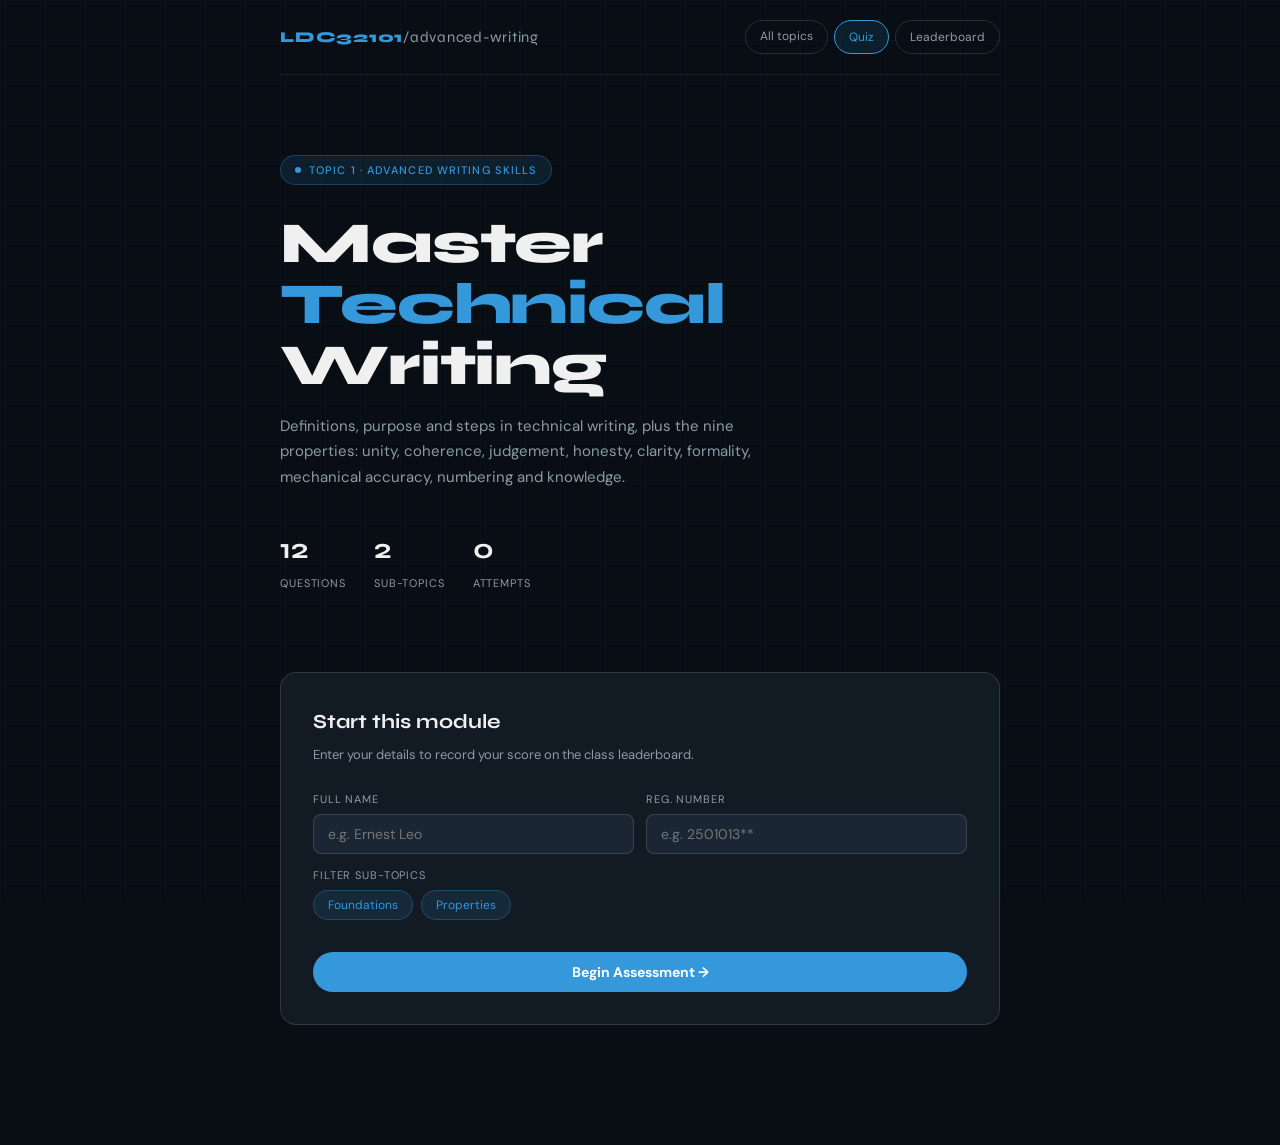
<file: LDC32101/technical-writing.html>
<!DOCTYPE html>
<html lang="en">
<head>
<meta charset="UTF-8">
<meta name="viewport" content="width=device-width, initial-scale=1.0">
<title>Technical Writing — LDC 32101</title>
<link href="https://fonts.googleapis.com/css2?family=Syne:wght@400;600;700;800&family=DM+Sans:ital,wght@0,300;0,400;0,500;1,300&display=swap" rel="stylesheet">
<link rel="stylesheet" href="assets/style.css">
</head>
<body>
<script>
window.QUIZ_META = {
  "slug": "technical-writing",
  "slugLabel": "advanced-writing",
  "title": "Technical Writing",
  "tag": "TOPIC 1 · ADVANCED WRITING SKILLS",
  "heading": "Master <em>Technical</em><br>Writing",
  "blurb": "Definitions, purpose and steps in technical writing, plus the nine properties: unity, coherence, judgement, honesty, clarity, formality, mechanical accuracy, numbering and knowledge."
};
</script>
<script src="data/technical-writing.js"></script>
<script src="assets/quiz.js"></script>
</body>
</html>
</file>
<file: LDC32101/assets/style.css>
:root {
  --bg: #090e14;
  --surface: #121a24;
  --surface2: #1b2635;
  --border: rgba(255,255,255,0.07);
  --border2: rgba(255,255,255,0.13);
  --text: #f0f0f0;
  --muted: #8a9ca8;
  --accent: #3498db;
  --accent2: #2980b9;
  --green: #2ecc71;
  --red: #e74c3c;
  --amber: #f1c40f;
  --pill-bg: rgba(52, 152, 219, 0.12);
  --pill-border: rgba(52, 152, 219, 0.3);
  --font-display: 'Syne', sans-serif;
  --font-body: 'DM Sans', sans-serif;
}
*, *::before, *::after { box-sizing: border-box; margin: 0; padding: 0; }

body {
  background: var(--bg);
  color: var(--text);
  font-family: var(--font-body);
  font-size: 15px;
  line-height: 1.65;
  min-height: 100vh;
}

body::before {
  content: '';
  position: fixed;
  inset: 0;
  background-image: linear-gradient(rgba(52, 152, 219, 0.03) 1px, transparent 1px),
                    linear-gradient(90deg, rgba(52, 152, 219, 0.03) 1px, transparent 1px);
  background-size: 40px 40px;
  pointer-events: none;
  z-index: 0;
}

.wrap { position: relative; z-index: 1; max-width: 760px; margin: 0 auto; padding: 0 20px 80px; }
.wrap.wide { max-width: 960px; }

/* ── SCREENS ── */
.screen { display: none; animation: fadeUp 0.4s ease; }
.screen.active { display: block; }
@keyframes fadeUp { from { opacity:0; transform: translateY(16px); } to { opacity:1; transform: translateY(0); } }

/* ── NAV ── */
nav {
  display: flex; align-items: center; justify-content: space-between;
  padding: 20px 0; margin-bottom: 20px;
  border-bottom: 1px solid var(--border);
  flex-wrap: wrap; gap: 10px;
}
.nav-logo { font-family: var(--font-display); font-weight: 800; font-size: 15px; letter-spacing: 0.05em; color: var(--accent); }
.nav-logo span { color: var(--muted); font-weight: 400; }
.nav-logo a { color: inherit; text-decoration: none; }
.nav-links { display: flex; gap: 6px; }
.nav-btn { background: transparent; border: 1px solid var(--border2); color: var(--muted); padding: 6px 14px; border-radius: 40px; font-size: 12px; font-family: var(--font-body); cursor: pointer; transition: all 0.2s; text-decoration: none; display: inline-flex; align-items: center; }
.nav-btn:hover, .nav-btn.active { border-color: var(--accent); color: var(--accent); background: var(--pill-bg); }

/* ── HERO ── */
.hero { padding: 60px 0 40px; }
.hero-tag { display: inline-flex; align-items: center; gap: 8px; background: var(--pill-bg); border: 1px solid var(--pill-border); color: var(--accent); font-size: 11px; font-weight: 500; letter-spacing: 0.1em; text-transform: uppercase; padding: 5px 14px; border-radius: 40px; margin-bottom: 28px; }
.hero-tag::before { content: ''; width: 6px; height: 6px; border-radius: 50%; background: var(--accent); animation: pulse 2s infinite; }
@keyframes pulse { 0%,100%{opacity:1} 50%{opacity:0.3} }
h1 { font-family: var(--font-display); font-size: clamp(32px, 6vw, 58px); font-weight: 800; line-height: 1.05; letter-spacing: -0.02em; margin-bottom: 18px; }
h1 em { font-style: normal; color: var(--accent); }
.hero-sub { font-size: 15px; color: var(--muted); max-width: 520px; margin-bottom: 36px; line-height: 1.7; }
.hero-stats { display: flex; gap: 28px; margin-bottom: 40px; flex-wrap: wrap; }
.stat-n { font-family: var(--font-display); font-size: 28px; font-weight: 700; color: var(--text); }
.stat-l { font-size: 11px; color: var(--muted); text-transform: uppercase; letter-spacing: 0.08em; margin-top: 2px; }

/* ── REGISTER FORM ── */
.register-card { background: var(--surface); border: 1px solid var(--border2); border-radius: 16px; padding: 32px; margin-bottom: 40px; }
.register-card h2 { font-family: var(--font-display); font-size: 20px; font-weight: 700; margin-bottom: 6px; }
.register-card p { font-size: 13px; color: var(--muted); margin-bottom: 24px; }
.form-row { display: grid; grid-template-columns: 1fr 1fr; gap: 12px; margin-bottom: 12px; }
.form-row.full { grid-template-columns: 1fr; }
label { display: block; font-size: 11px; text-transform: uppercase; letter-spacing: 0.08em; color: var(--muted); margin-bottom: 6px; }
input, select { width: 100%; background: var(--surface2); border: 1px solid var(--border2); border-radius: 8px; color: var(--text); font-family: var(--font-body); font-size: 14px; padding: 10px 14px; outline: none; transition: border-color 0.2s; }
input:focus, select:focus { border-color: var(--accent); }
.topic-grid { display: flex; flex-wrap: wrap; gap: 8px; margin-bottom: 20px; }
.topic-toggle { background: var(--surface2); border: 1px solid var(--border2); color: var(--muted); padding: 6px 14px; border-radius: 40px; font-size: 12px; cursor: pointer; font-family: var(--font-body); transition: all 0.2s; }
.topic-toggle.on { background: var(--pill-bg); border-color: var(--pill-border); color: var(--accent); }

/* ── BUTTONS ── */
.btn { display: inline-flex; align-items: center; justify-content: center; gap: 8px; font-family: var(--font-body); font-size: 14px; font-weight: 700; padding: 11px 22px; border-radius: 40px; cursor: pointer; border: none; transition: all 0.2s; text-decoration: none; color: #fff; background: var(--accent); }
.btn:hover { background: #5dade2; transform: translateY(-1px); box-shadow: 0 4px 12px rgba(52,152,219,0.3); }
.btn-ghost { background: transparent; border: 1px solid var(--border2); color: var(--muted); font-weight: 500; }
.btn-ghost:hover { border-color: var(--border2); color: var(--text); background: var(--surface2); box-shadow: none; }
.btn-sm { padding: 8px 16px; font-size: 13px; }

/* ── PROGRESS ── */
.progress-header { display: flex; align-items: center; justify-content: space-between; margin-bottom: 10px; }
.progress-label { font-size: 12px; color: var(--muted); }
.progress-score { font-family: var(--font-display); font-size: 14px; font-weight: 600; color: var(--accent); }
.progress-track { height: 3px; background: var(--surface2); border-radius: 3px; margin-bottom: 28px; overflow: hidden; }
.progress-fill { height: 100%; background: linear-gradient(90deg, var(--accent2), var(--accent)); border-radius: 3px; transition: width 0.5s cubic-bezier(0.4,0,0.2,1); }

/* ── QUESTION CARD ── */
.q-card { background: var(--surface); border: 1px solid var(--border2); border-radius: 16px; padding: 28px 28px 20px; margin-bottom: 16px; }
.q-section-tag { display: inline-block; font-size: 10px; text-transform: uppercase; letter-spacing: 0.1em; color: var(--accent); background: var(--pill-bg); border: 1px solid var(--pill-border); padding: 3px 10px; border-radius: 40px; margin-bottom: 14px; }
.q-text { font-family: var(--font-display); font-size: 18px; font-weight: 600; line-height: 1.4; color: var(--text); margin-bottom: 22px; }
.options { display: grid; gap: 9px; }
.opt-btn { display: flex; align-items: flex-start; gap: 12px; background: var(--surface2); border: 1px solid var(--border2); border-radius: 10px; padding: 13px 16px; text-align: left; cursor: pointer; width: 100%; font-family: var(--font-body); font-size: 14px; color: var(--text); transition: all 0.2s; line-height: 1.5; }
.opt-btn:hover:not(:disabled) { border-color: var(--accent); background: rgba(52,152,219,0.06); }
.opt-btn:disabled { cursor: default; }
.opt-letter { min-width: 24px; height: 24px; border-radius: 6px; background: var(--border); display: flex; align-items: center; justify-content: center; font-size: 11px; font-weight: 600; color: var(--muted); font-family: var(--font-display); flex-shrink: 0; margin-top: 1px; }
.opt-btn.correct { border-color: var(--green); background: rgba(46,204,113,0.08); }
.opt-btn.correct .opt-letter { background: var(--green); color: #000; }
.opt-btn.wrong { border-color: var(--red); background: rgba(231,76,60,0.08); }
.opt-btn.wrong .opt-letter { background: var(--red); color: #fff; }

/* ── FEEDBACK ── */
.feedback-box { border-radius: 10px; padding: 14px 16px; font-size: 13px; line-height: 1.65; margin-bottom: 14px; display: none; }
.feedback-box.correct { background: rgba(46,204,113,0.1); border: 1px solid rgba(46,204,113,0.3); color: #2ecc71; }
.feedback-box.wrong { background: rgba(231,76,60,0.1); border: 1px solid rgba(231,76,60,0.3); color: #e74c3c; }
.feedback-box strong { display: block; margin-bottom: 4px; font-family: var(--font-display); font-size: 13px; }

/* ── DISCUSSION ── */
.discussion-section { background: var(--surface); border: 1px solid var(--border); border-radius: 12px; padding: 18px; margin-bottom: 16px; display: none; }
.discussion-section h4 { font-family: var(--font-display); font-size: 13px; color: var(--muted); text-transform: uppercase; letter-spacing: 0.08em; margin-bottom: 14px; }
.comments-list { display: flex; flex-direction: column; gap: 10px; margin-bottom: 14px; max-height: 260px; overflow-y: auto; }
.comment { background: var(--surface2); border-radius: 8px; padding: 10px 12px; font-size: 13px; }
.comment-author { font-weight: 500; color: var(--accent); font-size: 12px; margin-bottom: 3px; }
.comment-text { color: var(--text); line-height: 1.5; }
.comment-time { font-size: 10px; color: var(--muted); margin-top: 4px; }
.comment-input-row { display: flex; gap: 8px; }
.comment-input-row input { flex: 1; }
.no-comments { font-size: 12px; color: var(--muted); font-style: italic; }

.quiz-nav { display: flex; align-items: center; justify-content: space-between; }

/* ── RESULT ── */
.result-hero { text-align: center; padding: 60px 0 40px; }
.result-ring { width: 140px; height: 140px; border-radius: 50%; background: conic-gradient(var(--accent) var(--pct, 0%), var(--surface2) 0%); display: flex; align-items: center; justify-content: center; margin: 0 auto 24px; box-shadow: 0 0 40px rgba(52,152,219, 0.2); }
.result-ring-inner { width: 108px; height: 108px; border-radius: 50%; background: var(--bg); display: flex; flex-direction: column; align-items: center; justify-content: center; }
.result-pct { font-family: var(--font-display); font-size: 32px; font-weight: 800; }
.result-label { font-size: 11px; color: var(--muted); text-transform: uppercase; letter-spacing: 0.08em; }
.result-title { font-family: var(--font-display); font-size: 28px; font-weight: 700; margin-bottom: 10px; }
.result-sub { color: var(--muted); max-width: 480px; margin: 0 auto 32px; font-size: 14px; line-height: 1.65; }
.result-breakdown { display: grid; grid-template-columns: repeat(3, 1fr); gap: 12px; margin-bottom: 36px; }
.breakdown-card { background: var(--surface); border: 1px solid var(--border2); border-radius: 12px; padding: 18px; text-align: center; }
.breakdown-n { font-family: var(--font-display); font-size: 28px; font-weight: 700; }
.breakdown-l { font-size: 11px; color: var(--muted); text-transform: uppercase; letter-spacing: 0.08em; }

/* ── REVIEW LIST ── */
.review-item { background: var(--surface); border: 1px solid var(--border); border-radius: 10px; padding: 14px 16px; margin-bottom: 10px; text-align: left; }
.review-q { font-size: 13px; font-weight: 500; margin-bottom: 6px; }
.review-a { font-size: 12px; color: var(--muted); }
.review-a b { color: var(--green); font-weight: 600; }

/* ── LEADERBOARD ── */
.lb-card { background: var(--surface); border: 1px solid var(--border2); border-radius: 16px; overflow: hidden; margin-bottom: 24px; }
.lb-header { padding: 20px 24px; border-bottom: 1px solid var(--border); display: flex; align-items: center; justify-content: space-between; }
.lb-header h3 { font-family: var(--font-display); font-size: 16px; font-weight: 700; }
.lb-row { display: flex; align-items: center; gap: 16px; padding: 14px 24px; border-bottom: 1px solid var(--border); transition: background 0.15s; }
.lb-row:hover { background: var(--surface2); }
.lb-rank { font-family: var(--font-display); font-size: 14px; font-weight: 700; color: var(--muted); width: 28px; text-align: center; }
.lb-rank.gold { color: var(--amber); }
.lb-rank.silver { color: #bdc3c7; }
.lb-rank.bronze { color: #cd7f32; }
.lb-avatar { width: 36px; height: 36px; border-radius: 50%; display: flex; align-items: center; justify-content: center; font-family: var(--font-display); font-size: 13px; font-weight: 700; flex-shrink: 0; }
.lb-info { flex: 1; min-width: 0; }
.lb-name { font-size: 14px; font-weight: 500; }
.lb-meta { font-size: 11px; color: var(--muted); }
.lb-score-wrap { text-align: right; }
.lb-score { font-family: var(--font-display); font-size: 18px; font-weight: 700; color: var(--accent); }
.lb-pct { font-size: 11px; color: var(--muted); }
.lb-empty { padding: 28px 24px; font-size: 13px; color: var(--muted); font-style: italic; text-align: center; }
.badge-you { font-size: 9px; text-transform: uppercase; letter-spacing: 0.08em; background: var(--pill-bg); border: 1px solid var(--pill-border); color: var(--accent); padding: 1px 7px; border-radius: 40px; margin-left: 6px; }
.text-muted { color: var(--muted); }

/* ── TOPIC HUB CARDS ── */
.module-grid { display: grid; grid-template-columns: repeat(auto-fill, minmax(230px, 1fr)); gap: 14px; margin-bottom: 40px; }
.module-card { display: block; background: var(--surface); border: 1px solid var(--border2); border-radius: 14px; padding: 20px; text-decoration: none; color: var(--text); transition: all 0.2s; }
.module-card:hover { border-color: var(--accent); transform: translateY(-2px); box-shadow: 0 8px 20px rgba(0,0,0,0.3); }
.module-num { font-family: var(--font-display); font-size: 11px; font-weight: 700; color: var(--accent); letter-spacing: 0.1em; margin-bottom: 8px; }
.module-title { font-family: var(--font-display); font-size: 16px; font-weight: 700; line-height: 1.25; margin-bottom: 8px; }
.module-desc { font-size: 12px; color: var(--muted); line-height: 1.55; margin-bottom: 14px; }
.module-foot { font-size: 11px; color: var(--accent); text-transform: uppercase; letter-spacing: 0.08em; }
.section-head { font-family: var(--font-display); font-size: 13px; text-transform: uppercase; letter-spacing: 0.1em; color: var(--muted); margin: 0 0 16px; }

@media(max-width: 560px) {
  .form-row { grid-template-columns: 1fr; }
  .result-breakdown { grid-template-columns: 1fr 1fr; }
  .q-card { padding: 20px 18px 16px; }
  .lb-row { padding: 12px 14px; gap: 10px; }
}
</file>
